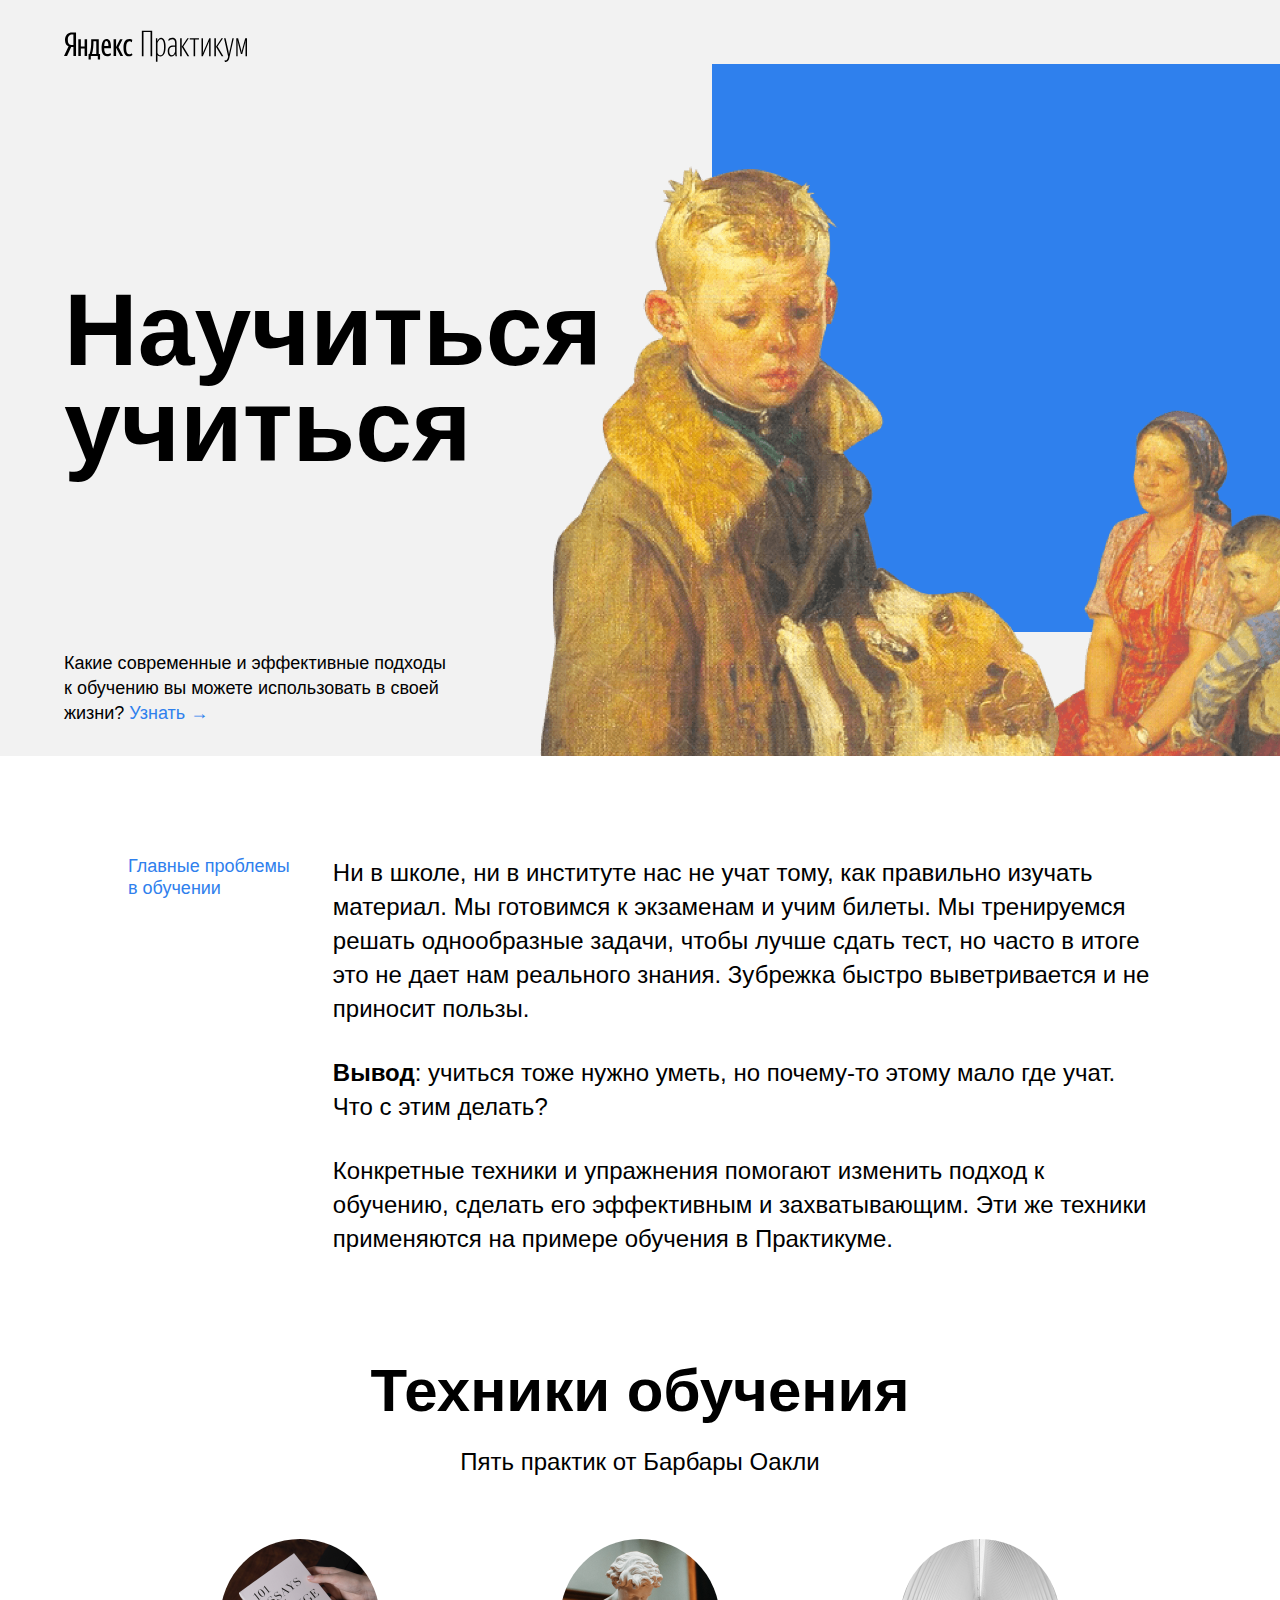
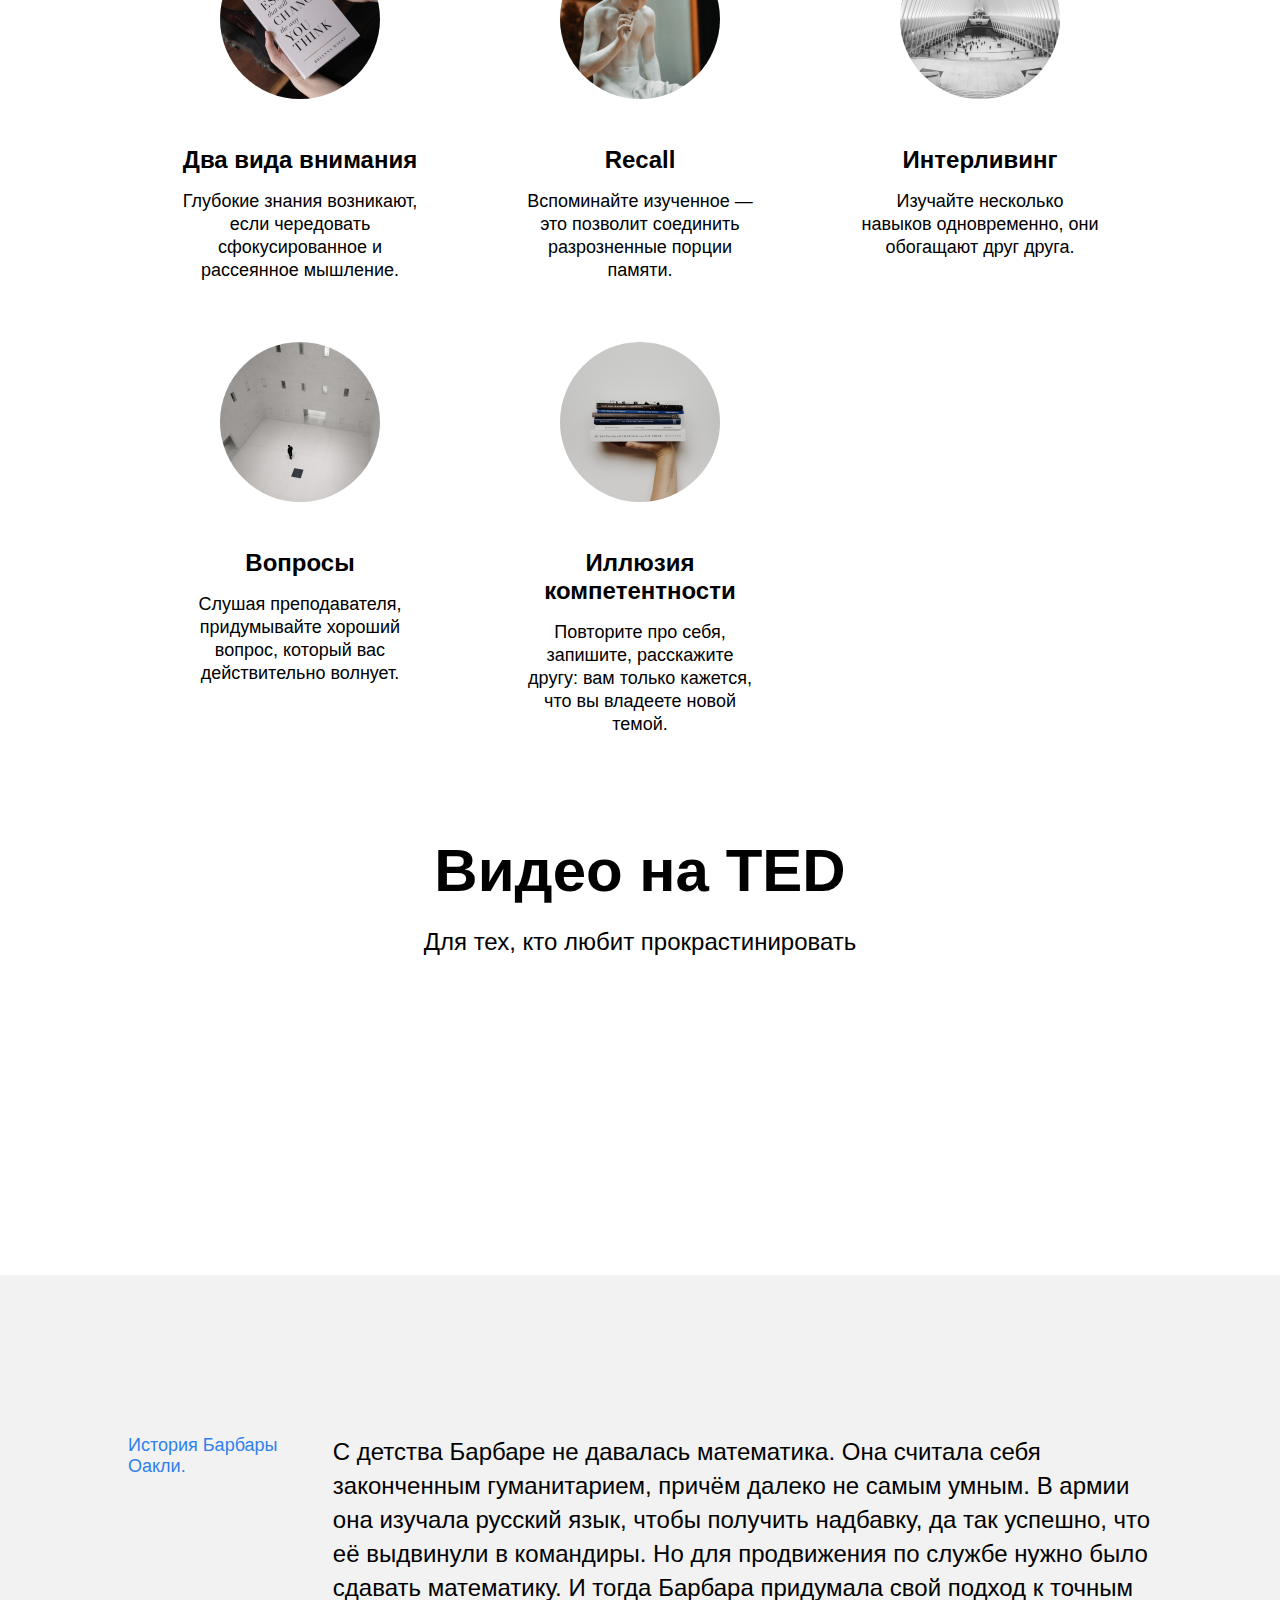
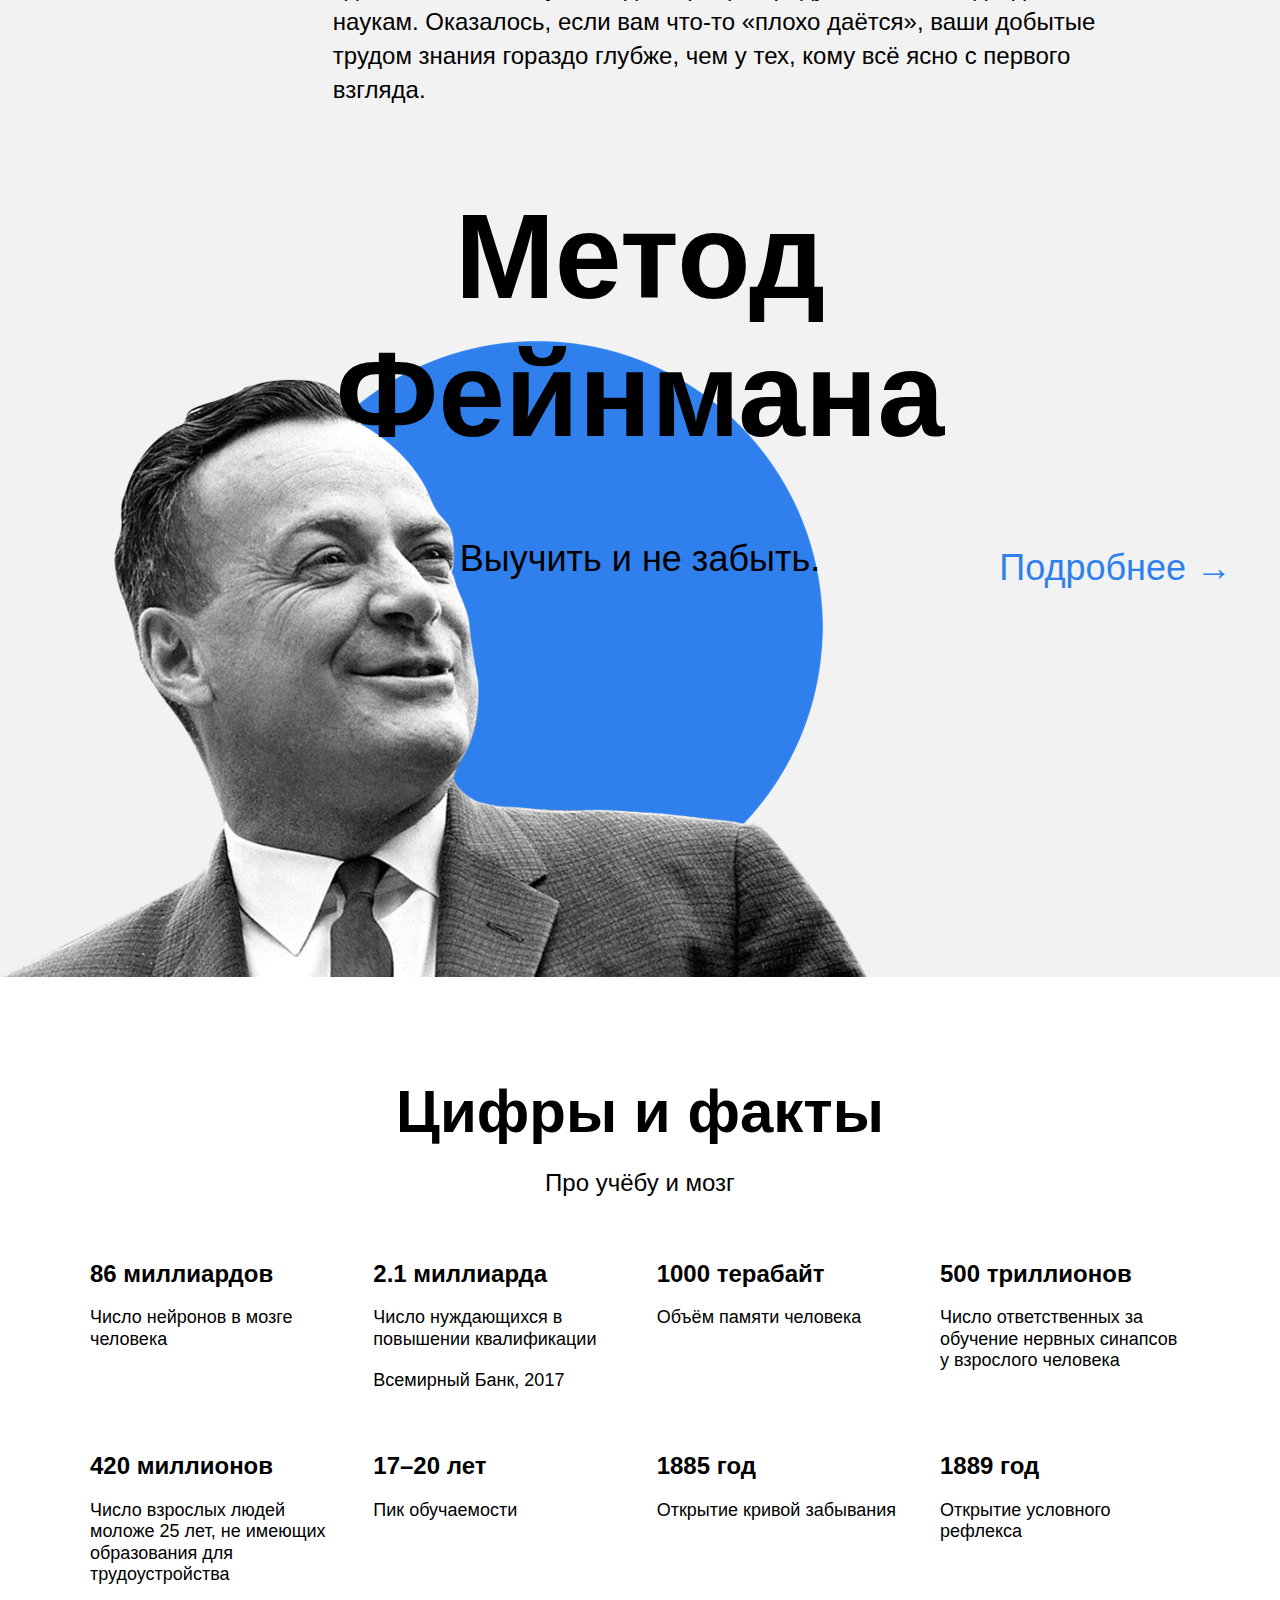
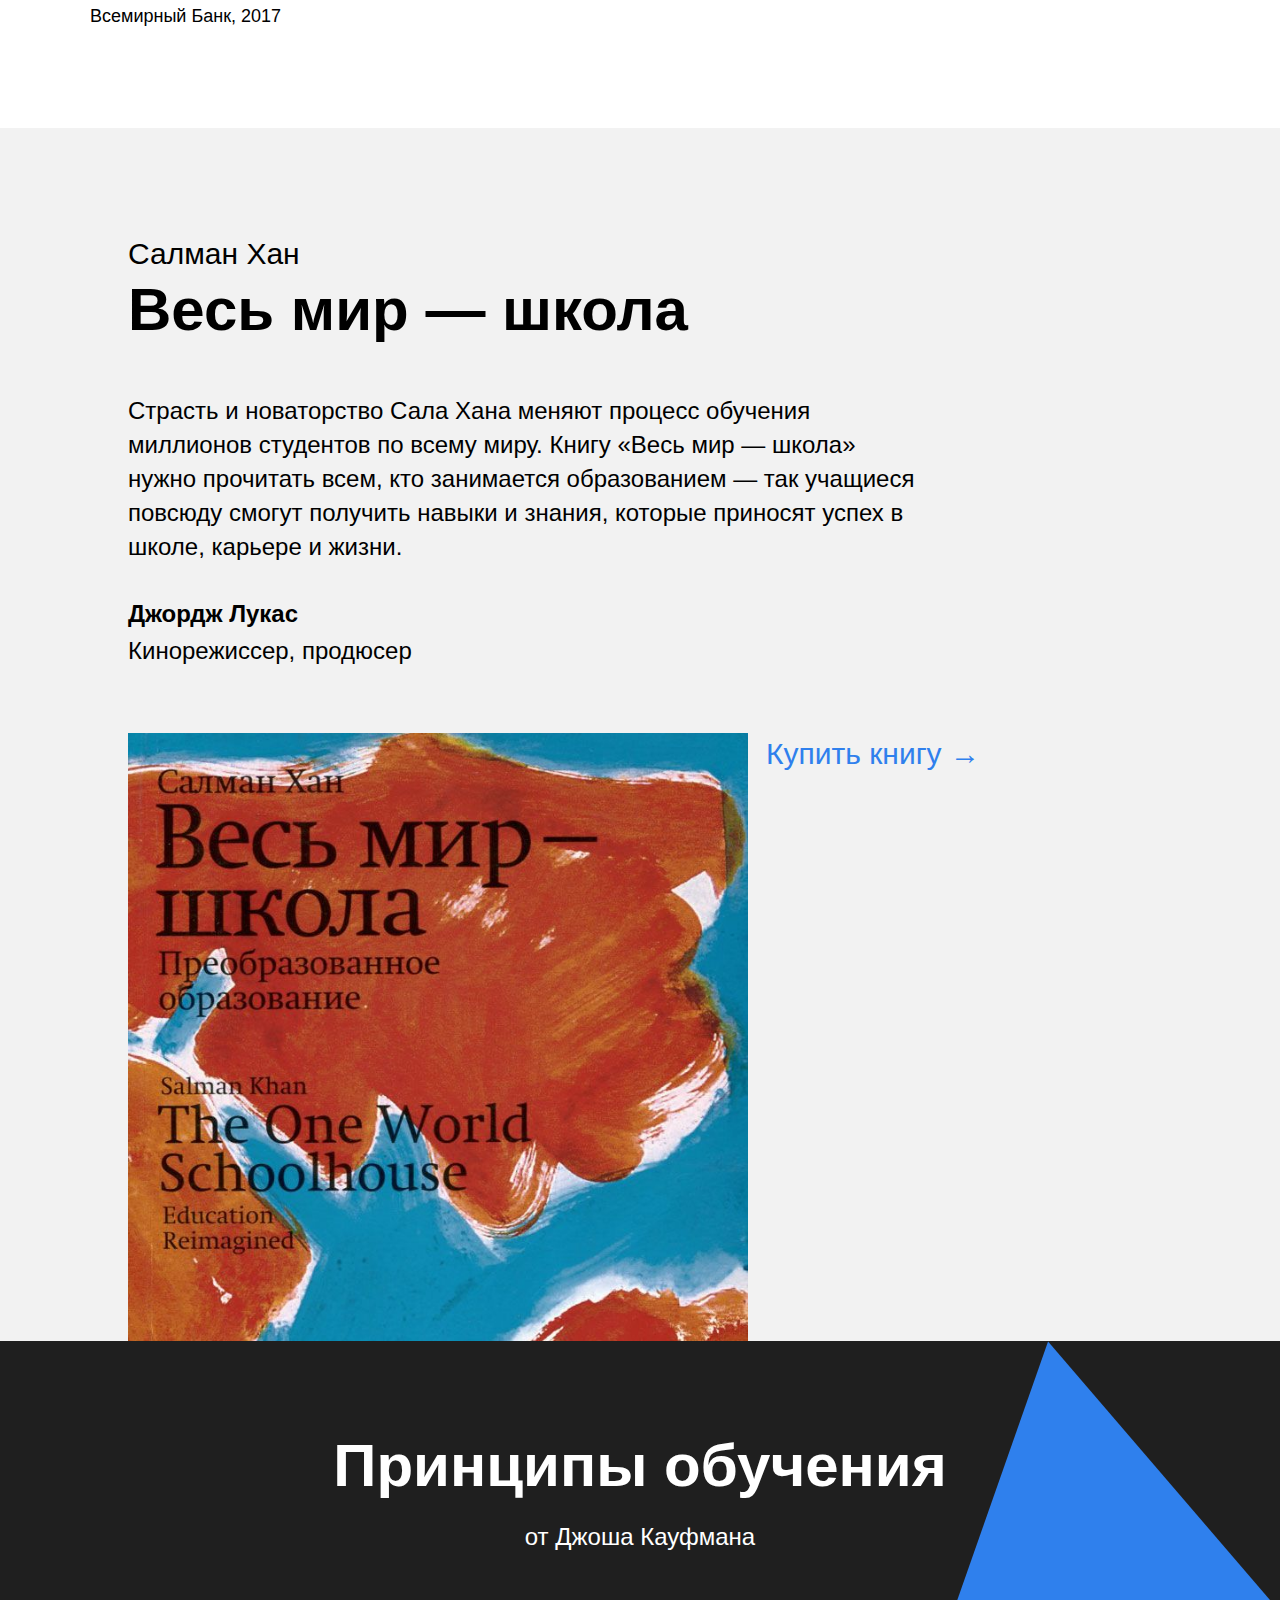
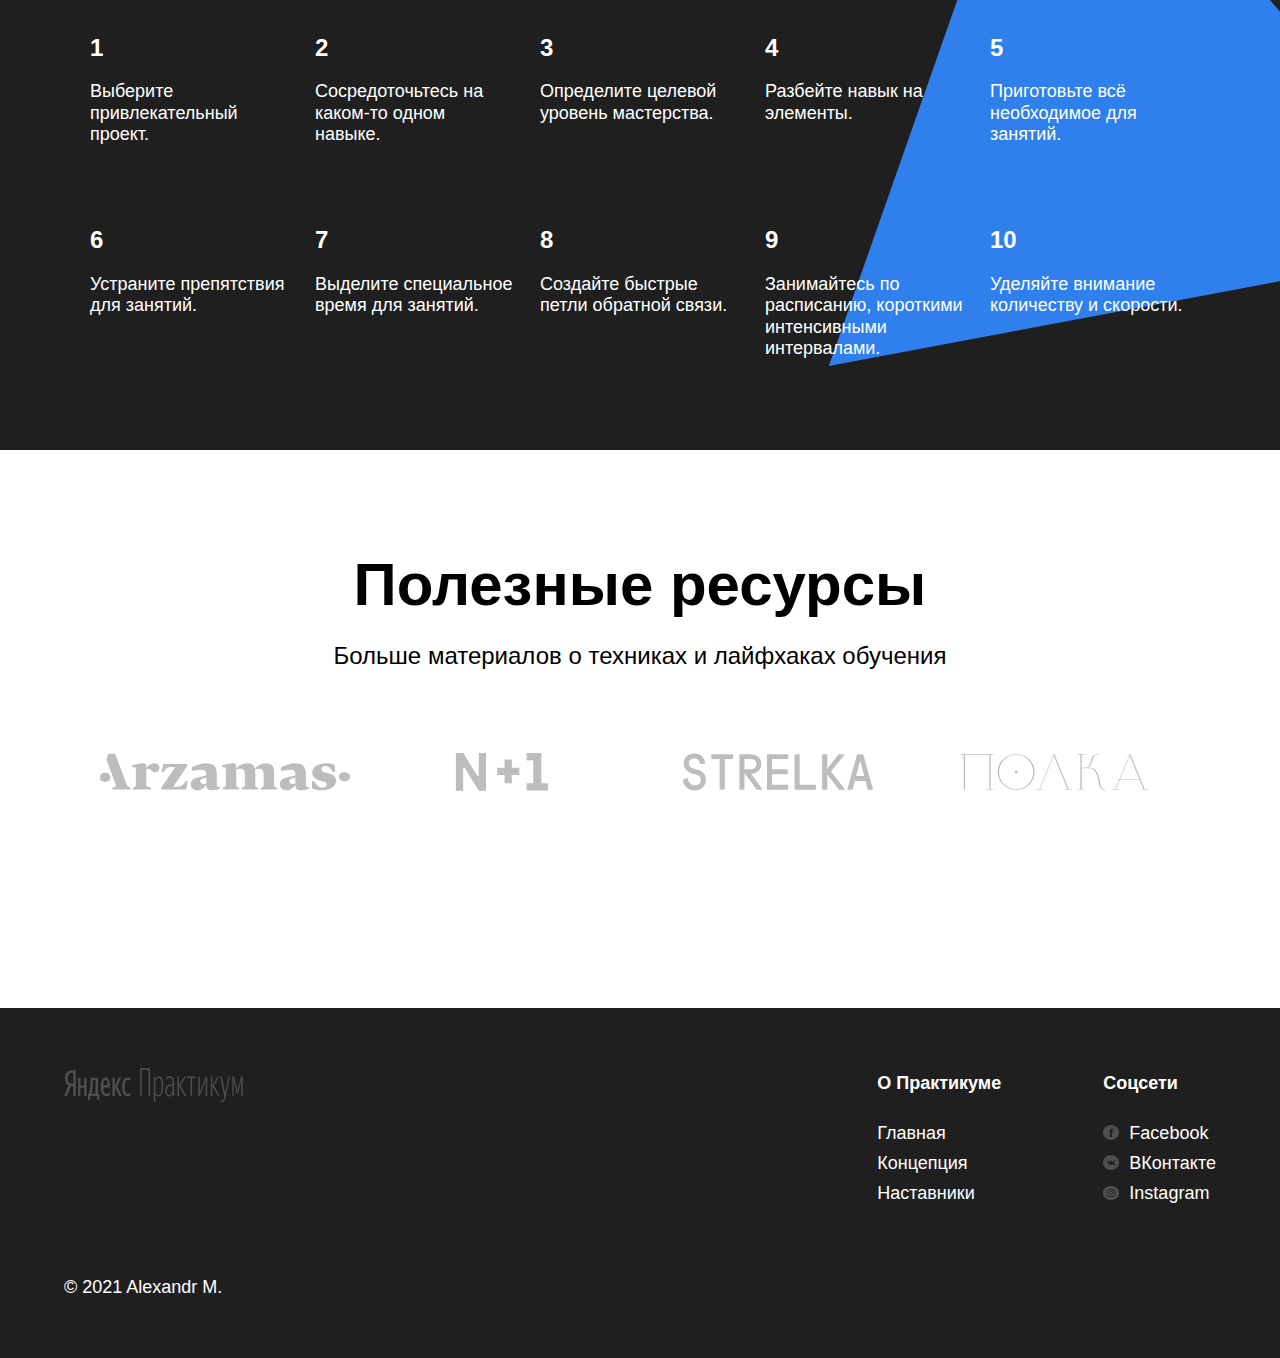
<file: index.html>
<!DOCTYPE html>
<html lang="ru">
<head>
  <meta charset="UTF-8">
  <meta name="viewport" content="width=device-width, initial-scale=1.0">
  <title>Научиться учиться</title>
  <link rel="stylesheet" href="./pages/index.css">
</head>
<body>
<div class="page">

  <header class="header">
    <a href="https://praktikum.yandex.ru/" target="_blank" rel="noopener" class="logo logo_place_header link"></a>
    <h1 class="header__title">Научиться учиться</h1>
    <p class="header__subtitle">
      Какие современные и эффективные подходы к обучению вы можете использовать в своей жизни?
      <a href="#content" target="_self" class="header__link link">Узнать &rarr;</a>
    </p>
    <div class="header__square-pic rotation"></div>
    <img src="images/header-image.png" class="header__main-illustration" alt="Фёдор Решетников «Опять двойка»">
  </header>

  <main id="content" class="content">

    <section class="description">
      <article class="two-columns">
        <h2 class="two-columns__brief">Главные проблемы в обучении</h2>
        <div class="two-columns__main-text">
          <p class="two-columns__paragraph">
            Ни в школе, ни в институте нас не учат тому, как правильно изучать материал. Мы готовимся к экзаменам и учим
            билеты. Мы тренируемся решать однообразные задачи, чтобы лучше сдать тест, но часто в итоге это не дает нам
            реального знания. Зубрежка быстро выветривается и не приносит пользы.
          </p>
          <p class="two-columns__paragraph">
            <span class="two-columns__span-accent">Вывод</span>: учиться тоже нужно уметь, но почему-то этому мало где
            учат. Что с этим делать?
          </p>
          <p class="two-columns__paragraph">
            Конкретные техники и упражнения помогают изменить подход к обучению, сделать его эффективным и
            захватывающим. Эти же техники применяются на примере обучения в Практикуме.
          </p>
        </div>
      </article>
    </section>

    <section class="techniques">
      <h2 class="section-title">Техники обучения</h2>
      <p class="section-subtitle">Пять практик от Барбары Оакли</p>
      <ul class="cards">
        <li class="cards__item">
          <img class="cards__image" src="./images/cards-attention.png"
               alt="от человека видно только руки и ногу, нога круто нахлабучена на что-то вроде как деревянное,
                 ноготочки подозрительно хороши, в руках книга 101 эссе которые поменяют ваше мышление, название написано комбинацией италика и капса,
                 тренирует фокусировку расфокусировку: италик капс италик капс италик капс">
          <h3 class="cards__title">Два вида внимания</h3>
          <p class="cards__description">Глубокие знания возникают, если чередовать сфокусированное и рассеянное
            мышление.</p>
        </li>
        <li class="cards__item">
          <img class="cards__image" src="./images/cards-recall.png"
               alt="статуя пацанчика в древнегреческом стиле, сидит, в целом голенький но на причинное место полотенешко накинул,
                  в руке дуделка или накрутил чего точно непонятно, вспоминает что делал вчера">
          <h3 class="cards__title">Recall</h3>
          <p class="cards__description">Вспоминайте изученное — это позволит соединить разрозненные порции памяти.</p>
        </li>
        <li class="cards__item">
          <img class="cards__image" src="./images/cards-interliving.png"
               alt="фото холла станции подземки The Oculus, New york, рядом с всемирным торговым центром">
          <h3 class="cards__title">Интерливинг</h3>
          <p class="cards__description">Изучайте несколько навыков одновременно, они обогащают друг друга.</p>
        </li>
        <li class="cards__item">
          <img class="cards__image" src="./images/cards-question.png" alt="Какой то современный арт высокая комната, квадрат 10 на 10 с кучей узких окошек
                                                                             предположительно 4 арки, арки не подписаны, в середине мужик, больше никого нет, выглядит потерянным
                                                                             вероятно не может решить какая из арок выход какая вход, боиться ошибиться поэтому ждет кого бы спросить">
          <h3 class="cards__title">Вопросы</h3>
          <p class="cards__description">Слушая преподавателя, придумывайте хороший вопрос, который вас действительно
            волнует.</p>
        </li>
        <li class="cards__item">
          <img class="cards__image" src="./images/cards-competence.png" alt="рука на белом фоне, на руке абстрактная татушка из точек, рука ладонью к верху, на ладони стопка книг,
                                                                                стопка книг да еще на англицком символизурет крутость автора,
                                                                               а спроси чего по содержанию книг и с высокой вероятностью обделается">
          <h3 class="cards__title">Иллюзия компетентности</h3>
          <p class="cards__description">Повторите про себя, запишите, расскажите другу: вам только кажется, что вы
            владеете новой темой.</p>
        </li>
      </ul>
    </section>

    <section class="video">
      <h2 class="section-title">Видео нa TED</h2>
      <p class="section-subtitle">Для тех, кто любит прокрастинировать</p>
      <ul class="video__iframes">
        <li class="video__iframe-container">
          <iframe class="video__iframe" src="https://www.youtube.com/embed/5MgBikgcWnY"
                  allow="accelerometer; autoplay; clipboard-write; encrypted-media; gyroscope; picture-in-picture"
                  allowfullscreen></iframe>
        </li>
        <li class="video__iframe-container">
          <iframe class="video__iframe" src="https://www.youtube.com/embed/arj7oStGLkU"
                  allow="accelerometer; autoplay; clipboard-write; encrypted-media; gyroscope; picture-in-picture"
                  allowfullscreen></iframe>
        </li>
      </ul>
    </section>

    <section class="oakley">
      <article class="two-columns">
        <h2 class="two-columns__brief">История Барбары Оакли.</h2>
        <div class="two-columns__main-text">
          <p class="two-columns__paragraph">
            С детства Барбаре не давалась математика. Она считала себя законченным гуманитарием, причём далеко не самым
            умным. В армии она изучала русский язык, чтобы получить надбавку, да так успешно, что её выдвинули в
            командиры. Но для продвижения по службе нужно было сдавать математику. И тогда Барбара придумала свой подход
            к точным наукам. Оказалось, если вам что-то «плохо даётся», ваши добытые трудом знания гораздо глубже, чем у
            тех, кому всё ясно с первого взгляда.
          </p>
        </div>
      </article>
    </section>

    <section class="feynman">
      <h2 class="feynman__title">Метод Фейнмана</h2>
      <p class="feynman__subtitle">Выучить и не забыть.</p>
      <a href="https://fs.blog/2012/04/feynman-technique/" target="_blank" rel="noopener" class="feynman__link link">Подробнее
        &rarr;</a>
      <div class="feynman__img"></div>
    </section>

    <section class="digits">
      <h2 class="section-title">Цифры и факты</h2>
      <p class="section-subtitle">Про учёбу и мозг</p>
      <ul class="table">
        <li class="table__cell">
          <h3 class="table__heading">86 миллиардов</h3>
          <p class="table__text">Число нейронов в мозге человека</p>
        </li>
        <li class="table__cell">
          <h3 class="table__heading">2.1 миллиарда</h3>
          <p class="table__text">Число нуждающихся в повышении квалификации</p>
          <p class="table__text">Всемирный Банк, 2017</p>
        </li>
        <li class="table__cell">
          <h3 class="table__heading">1000 терабайт</h3>
          <p class="table__text">Объём памяти человека</p>
        </li>
        <li class="table__cell">
          <h3 class="table__heading">500 триллионов</h3>
          <p class="table__text">Число ответственных за обучение нервных синапсов у взрослого человека</p>
        </li>
        <li class="table__cell">
          <h3 class="table__heading">420 миллионов</h3>
          <p class="table__text">Число взрослых людей моложе 25 лет, не имеющих образования для трудоустройства</p>
          <p class="table__text">Всемирный Банк, 2017</p>
        </li>
        <li class="table__cell">
          <h3 class="table__heading">17–20 лет</h3>
          <p class="table__text">Пик обучаемости</p>
        </li>
        <li class="table__cell">
          <h3 class="table__heading">1885 год</h3>
          <p class="table__text">Открытие кривой забывания</p>
        </li>
        <li class="table__cell">
          <h3 class="table__heading">1889 год</h3>
          <p class="table__text">Открытие условного рефлекса</p>
        </li>
      </ul>
    </section>

    <section class="khan">
      <div class="khan__container">
        <p class="khan__author">Салман Хан</p>
        <h2 class="khan__title">Весь мир — школа</h2>
        <blockquote class="khan__quote">Страсть и новаторство Сала Хана меняют процесс обучения миллионов студентов по
          всему миру. Книгу «Весь мир — школа» нужно прочитать всем, кто занимается образованием — так учащиеся повсюду
          смогут получить навыки и знания, которые приносят успех в школе, карьере и жизни.
        </blockquote>
        <p class="khan__quote-author">Джордж Лукас</p>
        <p class="khan__quote-author-subline">Кинорежиссер, продюсер</p>
        <div class="khan__book-container">
          <img src="./images/khan-book.jpg" class="khan__book-pic" alt="обложка книги Салмана Хана Весь мир — школа">
          <a class="khan__buy-link link" target="_blank" rel="noopener"
             href="https://www.ozon.ru/product/ves-mir-shkola-preobrazovannoe-obrazovanie-162999126">Купить книгу
            &rarr;</a>
        </div>
      </div>
    </section>

    <section class="kaufman">
      <h2 class="section-title section-title_theme_dark">Принципы обучения</h2>
      <p class="section-subtitle section-subtitle_theme_dark">от Джоша Кауфмана</p>
      <ul class="table">
        <li class="table__cell table__cell_theme_dark">
          <h3 class="table__heading table__heading_theme_dark">1</h3>
          <p class="table__text table__text_theme_dark">Выберите привлекательный проект.</p>
        </li>
        <li class="table__cell table__cell_theme_dark">
          <h3 class="table__heading table__heading_theme_dark">2</h3>
          <p class="table__text table__text_theme_dark">Сосредоточьтесь на каком-то одном навыке.</p>
        </li>
        <li class="table__cell table__cell_theme_dark">
          <h3 class="table__heading table__heading_theme_dark">3</h3>
          <p class="table__text table__text_theme_dark">Определите целевой уровень мастерства.</p>
        </li>
        <li class="table__cell table__cell_theme_dark">
          <h3 class="table__heading table__heading_theme_dark">4</h3>
          <p class="table__text table__text_theme_dark">Разбейте навык на элементы.</p>
        </li>
        <li class="table__cell table__cell_theme_dark">
          <h3 class="table__heading table__heading_theme_dark">5</h3>
          <p class="table__text table__text_theme_dark">Приготовьте всё необходимое для занятий.</p>
        </li>
        <li class="table__cell table__cell_theme_dark">
          <h3 class="table__heading table__heading_theme_dark">6</h3>
          <p class="table__text table__text_theme_dark">Устраните препятствия для занятий.</p>
        </li>
        <li class="table__cell table__cell_theme_dark">
          <h3 class="table__heading table__heading_theme_dark">7</h3>
          <p class="table__text table__text_theme_dark">Выделите специальное время для занятий.</p>
        </li>
        <li class="table__cell table__cell_theme_dark">
          <h3 class="table__heading table__heading_theme_dark">8</h3>
          <p class="table__text table__text_theme_dark">Создайте быстрые петли обратной связи.</p>
        </li>
        <li class="table__cell table__cell_theme_dark">
          <h3 class="table__heading table__heading_theme_dark">9</h3>
          <p class="table__text table__text_theme_dark">Занимайтесь по расписанию, короткими интенсивными
            интервалами.</p>
        </li>
        <li class="table__cell table__cell_theme_dark">
          <h3 class="table__heading table__heading_theme_dark">10</h3>
          <p class="table__text table__text_theme_dark">Уделяйте внимание количеству и скорости.</p>
        </li>
      </ul>
      <div class="kaufman__triangle rotation"></div>
    </section>

    <section class="resources">
      <h2 class="section-title">Полезные ресурсы</h2>
      <p class="section-subtitle">Больше материалов о техниках и лайфхаках обучения</p>
      <ul class="resources__logo-zone">
        <li class="resources__logo-container"><a href="https://arzamas.academy/" target="_blank" rel="noopener" class="link link_scale">
          <img class="resources__logo" src="./images/logo/resources-arzamas.svg" alt="логотип Arzamas"></a>
        </li>
        <li class="resources__logo-container"><a href="https://nplus1.ru/" target="_blank" rel="noopener" class="link link_scale">
          <img class="resources__logo" src="./images/logo/resources-n1.svg" alt="логотип N+1"></a>
        </li>
        <li class="resources__logo-container"><a href="https://strelka.com/ru" target="_blank" rel="noopener" class="link link_scale">
          <img class="resources__logo" src="./images/logo/resources-strelka.svg" alt="логотип STRELKA"></a>
        </li>
        <li class="resources__logo-container"><a href="https://polka.academy/" target="_blank" rel="noopener" class="link link_scale">
          <img class="resources__logo" src="./images/logo/resources-polka.svg" alt="логотип ПОЛКА"></a>
        </li>
      </ul>
    </section>
  </main>

  <footer class="footer">
    <div class="footer__columns">
      <div class="footer__column footer__column_content_copyright">
        <a href="https://praktikum.yandex.ru/" target="_blank" rel="noopener" class="logo logo_place_footer link"></a>
        <p class="footer__author">&copy; 2021 Alexandr M.</p>
      </div>
      <nav class="footer__column footer__column_content_info">
        <h3 class="footer__column-heading">О Практикуме</h3>
        <ul class="footer__column-links">
          <li><a href="https://praktikum.yandex.ru/" target="_blank" rel="noopener"
                 class="footer__column-link link">Главная</a></li>
          <li><a href="https://yandex.ru/support/praktikum/index.html#index__advantages" target="_blank" rel="noopener"
                 class="footer__column-link link">Концепция</a></li>
          <li><a href="https://yandex.ru/support/praktikum/mentors.html" target="_blank" rel="noopener"
                 class="footer__column-link link">Наставники</a></li>
        </ul>
      </nav>
      <div class="footer__column footer__column_content_social">
        <h3 class="footer__column-heading">Соцсети</h3>
        <ul class="footer__column-links">
          <li><a href="https://www.facebook.com/yandex.praktikum/" target="_blank" rel="noopener"
                 class="footer__column-link link">
            <img src="images/logo/facebook_color_white.svg" class="footer__social-icon"
                 alt="иконка Facebook">Facebook</a>
          </li>
          <li><a href="https://vk.com/yandex.praktikum" target="_blank" rel="noopener" class="footer__column-link link">
            <img src="images/logo/vk_color_white.svg" class="footer__social-icon" alt="иконка ВКонтакте">ВКонтакте</a>
          </li>
          <li><a href="https://www.instagram.com/yndx.praktikum/" target="_blank" rel="noopener"
                 class="footer__column-link link">
            <img src="images/logo/instagram_color_white.svg" class="footer__social-icon"
                 alt="иконка instagram">Instagram</a>
          </li>
        </ul>
      </div>
    </div>
  </footer>
</div>
</body>
</html>
</file>
<file: pages/index.css>
/*@import "../blocks/debug/debug.css";*/
@import "../vendor/normalize.css";
@import "../blocks/page/page.css";
/*--------------------header--------------------*/
@import "../blocks/header/header.css";
@import "../blocks/logo/logo.css";
@import "../blocks/logo/_place/logo_place_header.css";
@import "../blocks/header/__title/header__title.css";
@import "../blocks/header/__subtitle/header__subtitle.css";
@import "../blocks/header/__link/header__link.css";
@import "../blocks/header/__main-illustration/header__main-illustration.css";
@import "../blocks/header/__square-pic/header__square-pic.css";
/*--------------------description--------------------*/
@import "../blocks/description/description.css";
@import "../blocks/two-columns/two-columns.css";
@import "../blocks/two-columns/__brief/two-columns__brief.css";
@import "../blocks/two-columns/__main-text/two-columns__main-text.css";
@import "../blocks/two-columns/__paragraph/two-columns__paragraph.css";
@import "../blocks/two-columns/__span-accent/two-columns__span-accent.css";
/*--------------------techniques--------------------*/
@import "../blocks/techniques/techniques.css";
@import "../blocks/cards/cards.css";
@import "../blocks/cards/__item/cards__item.css";
@import "../blocks/cards/__image/cards__image.css";
@import "../blocks/cards/__title/cards__title.css";
@import "../blocks/cards/__description/cards__description.css";
/* -------------------------video-------------------------------*/
@import "../blocks/video/video.css";
@import "../blocks/video/__iframes/video__iframes.css";
@import "../blocks/video/__iframe/video__iframe.css";
@import "../blocks/video/__iframe-container/video__iframe-container.css";
/* -------------------------oakley-------------------------------*/
@import "../blocks/oakley/oakley.css";
/* -------------------------digits-------------------------------*/
@import "../blocks/digits/digits.css";
@import "../blocks/section-title/section-title.css";
@import "../blocks/section-subtitle/section-subtitle.css";
@import "../blocks/table/table.css";
@import "../blocks/table/__cell/table__cell.css";
@import "../blocks/table/__heading/table__heading.css";
@import "../blocks/table/__text/table__text.css";
/* ----------------------------feynman-------------------------------*/
@import "../blocks/feynman/feynman.css";
@import "../blocks/feynman/__title/feynman__title.css";
@import "../blocks/feynman/__subtitle/feynman__subtitle.css";
@import "../blocks/feynman/__link/feynman__link.css";
@import "../blocks/feynman/__img/feynman__img.css";
/* ----------------------------khan----------------------------------*/
@import "../blocks/khan/khan.css";
@import "../blocks/khan/__container/khan__container.css";
@import "../blocks/khan/__author/khan__author.css";
@import "../blocks/khan/__title/khan__title.css";
@import "../blocks/khan/__quote/khan__quote.css";
@import "../blocks/khan/__quote-author/khan__quote-author.css";
@import "../blocks/khan/__quote-author-subline/khan__quote-author-subline.css";
@import "../blocks/khan/__book-container/khan__book-container.css";
@import "../blocks/khan/__book-pic/khan__book-pic.css";
@import "../blocks/khan/__buy-link/khan__buy-link.css";
/* ----------------------------kaufman----------------------------------*/
@import "../blocks/kaufman/kaufman.css";
@import "../blocks/section-title/_theme/section-title_theme_dark.css";
@import "../blocks/section-subtitle/_theme/section-subtitle_theme_dark.css";
@import "../blocks/table/__heading/_theme/table__heading_theme_dark.css";
@import "../blocks/table/__text/_theme/table__text_theme_dark.css";
@import "../blocks/table/__cell/_theme/table__cell_theme_dark.css";
@import "../blocks/kaufman/__triangle/kaufman__triangle.css";
/* ----------------------------resources----------------------------------*/
@import "../blocks/resources/resources.css";
@import "../blocks/resources/__logo-zone/resources__logo-zone.css";
@import "../blocks/resources/__logo-container/resources__logo-container.css";
@import "../blocks/resources/__logo/resources__logo.css";
@import "../blocks/link/_scale/link_scale.css";
/* ----------------------------footer----------------------------------*/
@import "../blocks/footer/footer.css";
@import "../blocks/footer/__columns/footer__columns.css";
@import "../blocks/footer/__column/footer__column.css";
@import "../blocks/footer/__column/_content/footer__column_content_copyright.css";
@import "../blocks/logo/_place/logo_place_footer.css";
@import "../blocks/footer/__author/footer__author.css";
@import "../blocks/footer/__column-heading/footer__column-heading.css";
@import "../blocks/footer/__column-links/footer__column-links.css";
@import "../blocks/footer/__column-link/footer__column-link.css";
@import "../blocks/footer/__social-icon/footer__social-icon.css";
/* ----------------------------mix-----------------------------------*/
@import "../blocks/link/link.css";
@import "../blocks/rotation/rotation.css";
</file>
